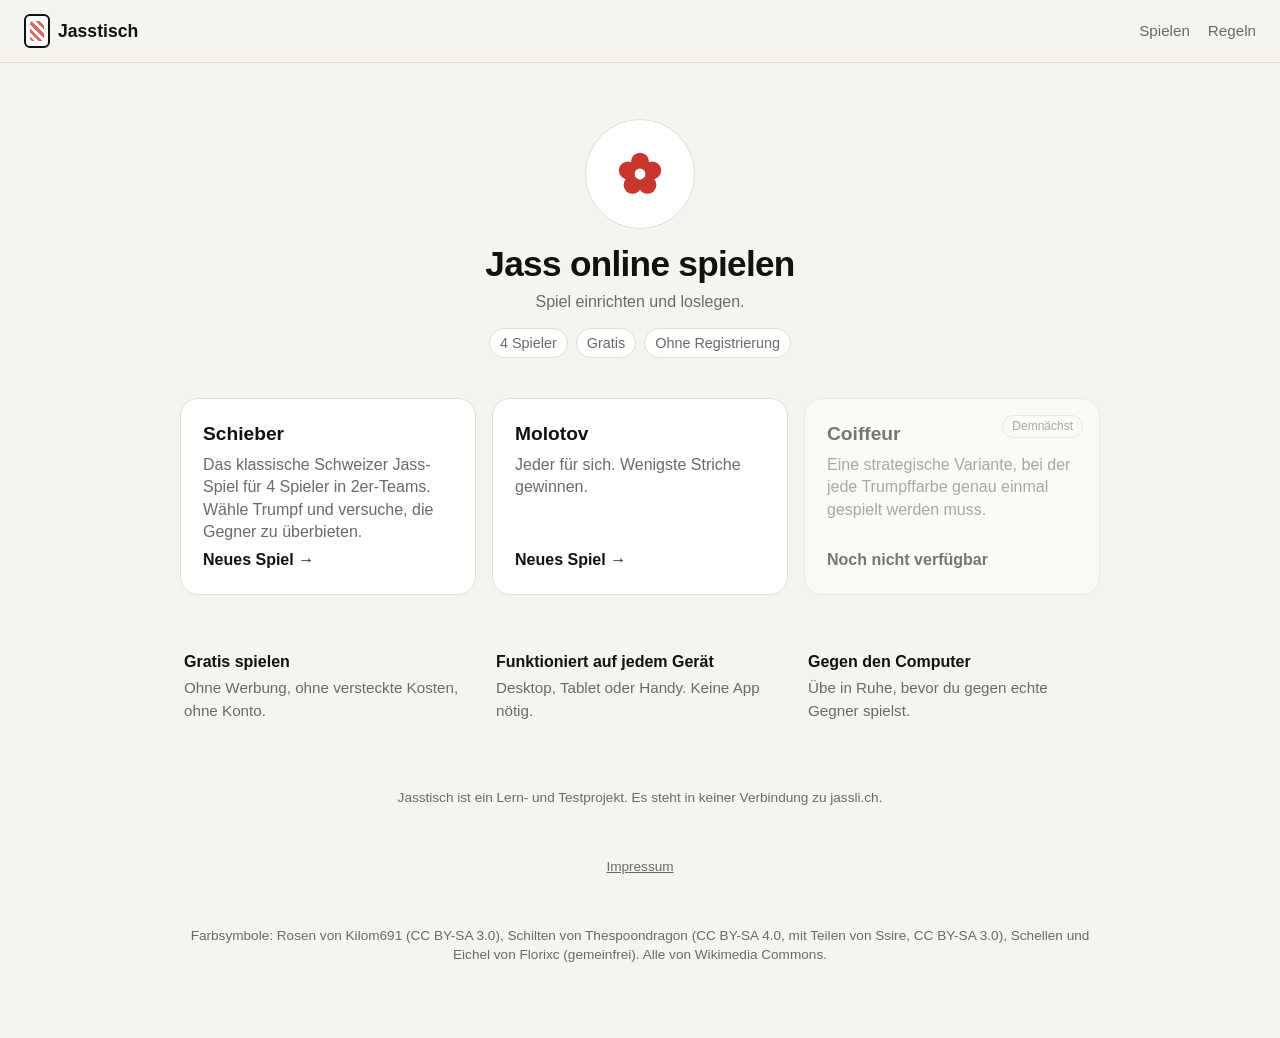
<file: index.html>
<!doctype html>
<html lang="de">
<head>
  <meta charset="utf-8">
  <meta name="viewport" content="width=device-width, initial-scale=1">
  <title>Jasstisch | Jass online spielen</title>
  <meta name="description" content="Jass online spielen: Schieber gegen den Computer, gratis, ohne Registrierung, direkt im Browser.">
  <link rel="icon" href="assets/icon.svg" type="image/svg+xml">
  <link rel="stylesheet" href="assets/style.css?v=5">
</head>
<body>
  <header class="topbar">
    <a class="brand" href="index.html"><span class="logo" aria-hidden="true"></span>Jasstisch</a>
    <nav>
      <a href="index.html">Spielen</a>
      <a href="rules.html">Regeln</a>
    </nav>
  </header>

  <main class="menu">
    <section class="hero">
      <div class="emblem" aria-hidden="true">
        <svg width="54" height="54" viewBox="0 0 24 24"><g fill="#c8372d"><circle cx="12" cy="6.5" r="4"/><circle cx="17.4" cy="10.4" r="4"/><circle cx="15.3" cy="16.8" r="4"/><circle cx="8.7" cy="16.8" r="4"/><circle cx="6.6" cy="10.4" r="4"/></g><circle cx="12" cy="12" r="2.4" fill="#fff"/></svg>
      </div>
      <h1>Jass online spielen</h1>
      <p class="sub">Spiel einrichten und loslegen.</p>
      <div class="chips"><span>4 Spieler</span><span>Gratis</span><span>Ohne Registrierung</span></div>
    </section>

    <section class="modes">
      <a class="mode-card" href="schieber.html">
        <h3>Schieber</h3>
        <p>Das klassische Schweizer Jass-Spiel für 4 Spieler in 2er-Teams. Wähle Trumpf und versuche, die Gegner zu überbieten.</p>
        <span class="go">Neues Spiel &rarr;</span>
      </a>
      <a class="mode-card" href="molotov.html">
        <h3>Molotov</h3>
        <p>Jeder für sich. Wenigste Striche gewinnen.</p>
        <span class="go">Neues Spiel &rarr;</span>
      </a>
      <div class="mode-card soon" aria-disabled="true">
        <span class="badge">Demnächst</span>
        <h3>Coiffeur</h3>
        <p>Eine strategische Variante, bei der jede Trumpffarbe genau einmal gespielt werden muss.</p>
        <span class="go">Noch nicht verfügbar</span>
      </div>
    </section>

    <section class="features">
      <div class="feature"><b>Gratis spielen</b><span>Ohne Werbung, ohne versteckte Kosten, ohne Konto.</span></div>
      <div class="feature"><b>Funktioniert auf jedem Gerät</b><span>Desktop, Tablet oder Handy. Keine App nötig.</span></div>
      <div class="feature"><b>Gegen den Computer</b><span>Übe in Ruhe, bevor du gegen echte Gegner spielst.</span></div>
    </section>

    <p class="footer">Jasstisch ist ein Lern- und Testprojekt. Es steht in keiner Verbindung zu jassli.ch.</p>
    <p class="footer"><a href="impressum.html">Impressum</a></p>
    <p class="footer">Farbsymbole: Rosen von Kilom691 (CC BY-SA 3.0), Schilten von Thespoondragon (CC BY-SA 4.0, mit Teilen von Ssire, CC BY-SA 3.0), Schellen und Eichel von Florixc (gemeinfrei). Alle von Wikimedia Commons.</p>
  </main>
</body>
</html>
</file>
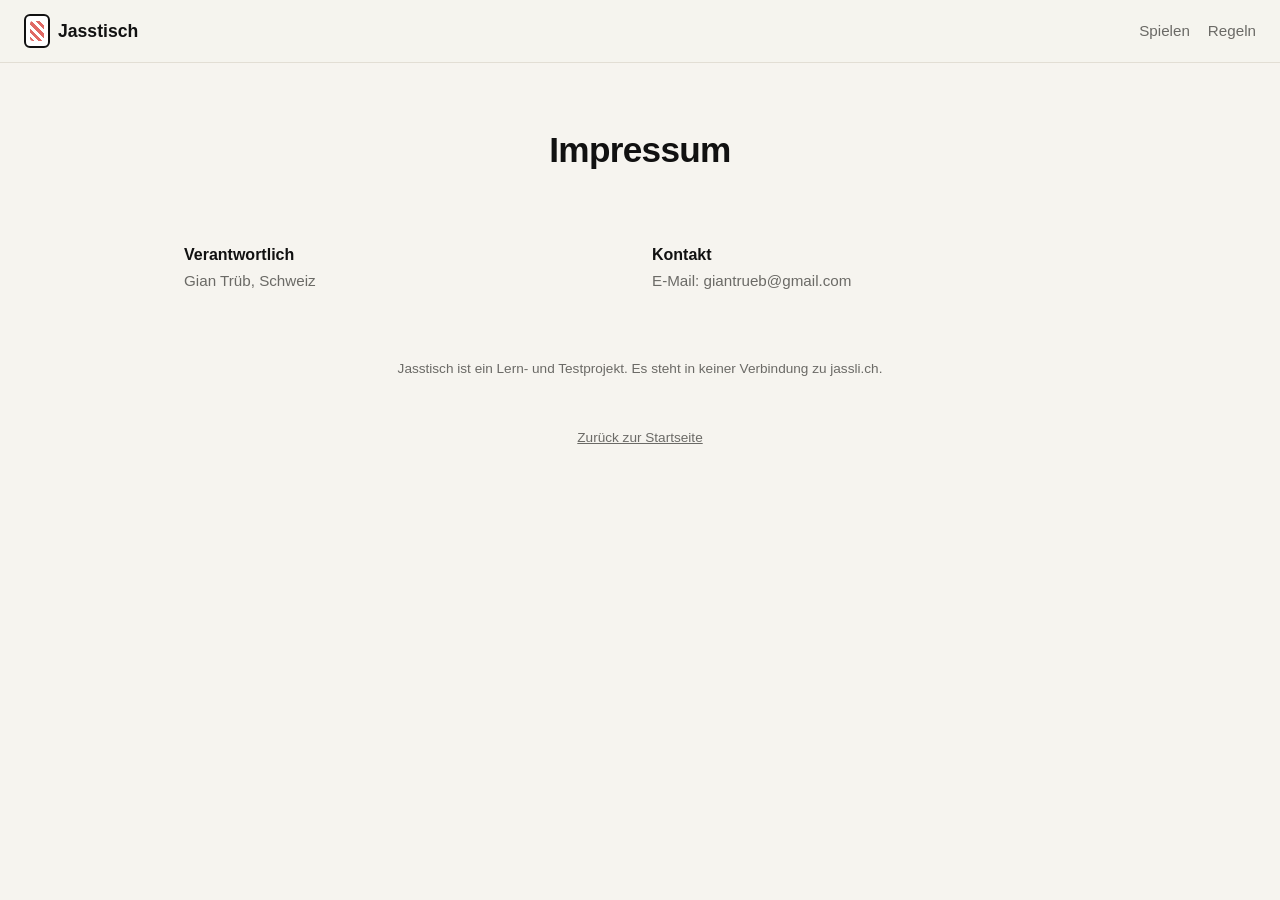
<file: impressum.html>
<!doctype html>
<html lang="de">
<head>
  <meta charset="utf-8">
  <meta name="viewport" content="width=device-width, initial-scale=1">
  <title>Impressum | Jasstisch</title>
  <meta name="description" content="Impressum von Jasstisch: Verantwortliche Person und Kontakt.">
  <link rel="icon" href="assets/icon.svg" type="image/svg+xml">
  <link rel="stylesheet" href="assets/style.css?v=5">
</head>
<body>
  <header class="topbar">
    <a class="brand" href="index.html"><span class="logo" aria-hidden="true"></span>Jasstisch</a>
    <nav>
      <a href="index.html">Spielen</a>
      <a href="rules.html">Regeln</a>
    </nav>
  </header>

  <main class="menu">
    <section class="hero">
      <h1>Impressum</h1>
    </section>

    <section class="features">
      <div class="feature"><b>Verantwortlich</b><span>Gian Trüb, Schweiz</span></div>
      <div class="feature"><b>Kontakt</b><span>E-Mail: giantrueb@gmail.com</span></div>
    </section>

    <p class="footer">Jasstisch ist ein Lern- und Testprojekt. Es steht in keiner Verbindung zu jassli.ch.</p>
    <p class="footer"><a href="index.html">Zurück zur Startseite</a></p>
  </main>
</body>
</html>
</file>
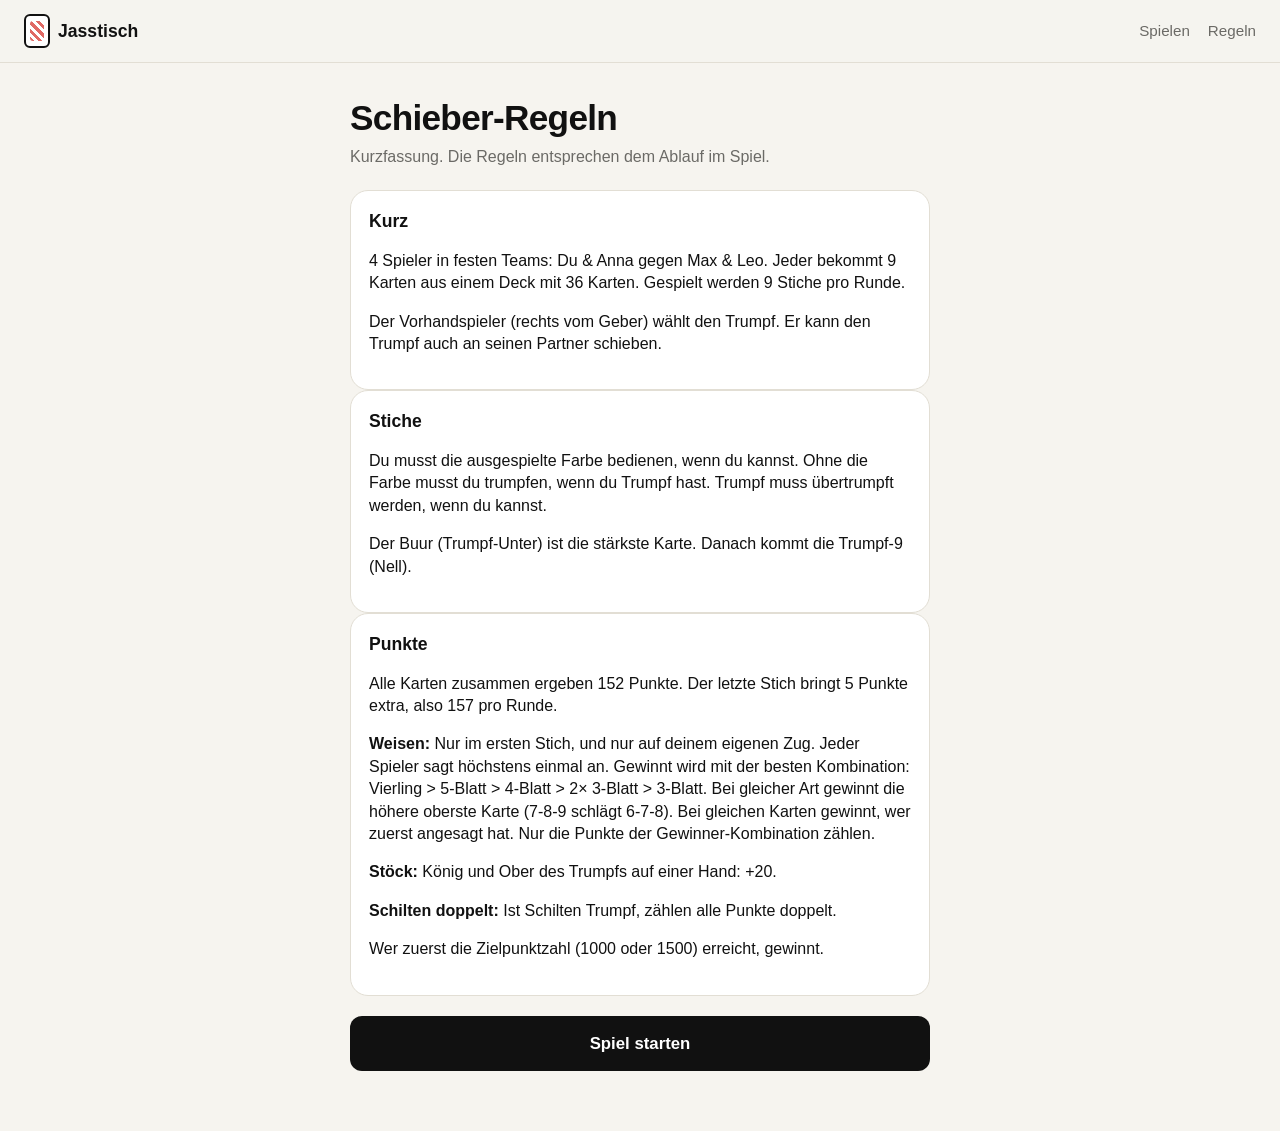
<file: rules.html>
<!doctype html>
<html lang="de">
<head>
  <meta charset="utf-8">
  <meta name="viewport" content="width=device-width, initial-scale=1">
  <title>Schieber-Regeln | Jasstisch</title>
  <link rel="icon" href="assets/icon.svg" type="image/svg+xml">
  <link rel="stylesheet" href="assets/style.css?v=4">
</head>
<body>
  <header class="topbar">
    <a class="brand" href="index.html"><span class="logo" aria-hidden="true"></span>Jasstisch</a>
    <nav><a href="index.html">Spielen</a><a href="rules.html">Regeln</a></nav>
  </header>
  <main class="setup">
    <h1>Schieber-Regeln</h1>
    <p class="lead">Kurzfassung. Die Regeln entsprechen dem Ablauf im Spiel.</p>
    <section class="panel">
      <h2>Kurz</h2>
      <p>4 Spieler in festen Teams: Du &amp; Anna gegen Max &amp; Leo. Jeder bekommt 9 Karten aus einem Deck mit 36 Karten. Gespielt werden 9 Stiche pro Runde.</p>
      <p>Der Vorhandspieler (rechts vom Geber) wählt den Trumpf. Er kann den Trumpf auch an seinen Partner schieben.</p>
    </section>
    <section class="panel">
      <h2>Stiche</h2>
      <p>Du musst die ausgespielte Farbe bedienen, wenn du kannst. Ohne die Farbe musst du trumpfen, wenn du Trumpf hast. Trumpf muss übertrumpft werden, wenn du kannst.</p>
      <p>Der Buur (Trumpf-Unter) ist die stärkste Karte. Danach kommt die Trumpf-9 (Nell).</p>
    </section>
    <section class="panel">
      <h2>Punkte</h2>
      <p>Alle Karten zusammen ergeben 152 Punkte. Der letzte Stich bringt 5 Punkte extra, also 157 pro Runde.</p>
      <p><b>Weisen:</b> Nur im ersten Stich, und nur auf deinem eigenen Zug. Jeder Spieler sagt höchstens einmal an. Gewinnt wird mit der besten Kombination: Vierling &gt; 5-Blatt &gt; 4-Blatt &gt; 2× 3-Blatt &gt; 3-Blatt. Bei gleicher Art gewinnt die höhere oberste Karte (7-8-9 schlägt 6-7-8). Bei gleichen Karten gewinnt, wer zuerst angesagt hat. Nur die Punkte der Gewinner-Kombination zählen.</p>
      <p><b>Stöck:</b> König und Ober des Trumpfs auf einer Hand: +20.</p>
      <p><b>Schilten doppelt:</b> Ist Schilten Trumpf, zählen alle Punkte doppelt.</p>
      <p>Wer zuerst die Zielpunktzahl (1000 oder 1500) erreicht, gewinnt.</p>
    </section>
    <a class="btn primary wide" href="schieber.html" style="display:block;text-align:center;text-decoration:none">Spiel starten</a>
  </main>
</body>
</html>
</file>
<file: assets/style.css>
/* Jasstisch: ruhiger, heller Stil mit grossem Tisch, runden Karten und dunklen Buttons. */

:root {
  --bg: #f6f4ef;
  --paper: #ffffff;
  --ink: #111111;
  --muted: #6b6a66;
  --line: #e2ded4;
  --felt: #2f6b45;
  --felt-edge: #1b4429;
  --blue: #2f6fdb;
  --red: #d8433d;
  --suit-R: #c8372d;
  --suit-S: #b7811a;
  --suit-L: #2c4a6e;
  --suit-E: #6b4a2b;
  --radius: 14px;
  --card-w: 78px;
  --card-h: 120px;
}

* { box-sizing: border-box; }

html, body { margin: 0; }

body {
  background: var(--bg);
  color: var(--ink);
  font-family: -apple-system, BlinkMacSystemFont, "Segoe UI", Inter, Roboto, Helvetica, Arial, sans-serif;
  line-height: 1.4;
  min-height: 100vh;
  -webkit-font-smoothing: antialiased;
}

a { color: inherit; }

h1 { font-size: 2.2rem; margin: 0.4rem 0 0.2rem; letter-spacing: -0.02em; }
h2 { font-size: 1.1rem; margin: 0 0 0.6rem; }

[hidden] { display: none !important; }

/* ---------- Kopfzeile ---------- */
.topbar {
  display: flex;
  align-items: center;
  justify-content: space-between;
  padding: 14px 24px;
  border-bottom: 1px solid var(--line);
  background: rgba(246, 244, 239, 0.9);
  position: sticky;
  top: 0;
  z-index: 5;
}
.brand { display: flex; align-items: center; gap: 8px; font-weight: 700; text-decoration: none; font-size: 1.1rem; }
.logo {
  width: 26px; height: 34px; border-radius: 6px;
  background: linear-gradient(160deg, #fff 0 45%, #fff 45%);
  border: 2px solid var(--ink);
  position: relative;
}
.logo::after {
  content: ""; position: absolute; inset: 5px 4px 5px 4px;
  background: repeating-linear-gradient(45deg, var(--red) 0 3px, transparent 3px 6px);
  border-radius: 3px; opacity: 0.8;
}
.topbar nav { display: flex; gap: 18px; }
.topbar nav a { text-decoration: none; color: var(--muted); font-size: 0.95rem; }
.topbar nav a:hover { color: var(--ink); }

/* ---------- Buttons ---------- */
.btn {
  appearance: none;
  border: 0;
  border-radius: 12px;
  padding: 12px 18px;
  font: inherit;
  font-weight: 600;
  cursor: pointer;
  background: var(--ink);
  color: #fff;
  transition: transform 0.08s ease, opacity 0.2s ease;
}
.btn:hover { opacity: 0.88; }
.btn:active { transform: scale(0.98); }
.btn.ghost { background: transparent; color: var(--ink); border: 1px solid var(--line); }
.btn.small { padding: 8px 12px; font-size: 0.9rem; }
.btn.wide { width: 100%; padding: 16px; font-size: 1.05rem; margin-top: 20px; }
.btn:disabled { opacity: 0.35; cursor: default; }

/* ---------- Menü ---------- */
.menu { max-width: 960px; margin: 0 auto; padding: 36px 20px 60px; }
.hero { text-align: center; padding: 20px 0 10px; }
.hero .emblem { width: 110px; height: 110px; margin: 0 auto 10px; border-radius: 50%; background: var(--paper); border: 1px solid var(--line); display: grid; place-items: center; }
.hero p.sub { color: var(--muted); margin: 0; }
.chips { display: flex; justify-content: center; gap: 8px; flex-wrap: wrap; margin-top: 14px; font-size: 0.9rem; color: var(--muted); }
.chips span { background: var(--paper); border: 1px solid var(--line); border-radius: 999px; padding: 4px 10px; }

.modes { display: grid; grid-template-columns: repeat(auto-fit, minmax(260px, 1fr)); gap: 16px; margin-top: 30px; }
.mode-card {
  background: var(--paper); border: 1px solid var(--line); border-radius: 18px; padding: 22px;
  text-decoration: none; display: flex; flex-direction: column; gap: 6px; min-height: 180px; position: relative;
}
.mode-card:hover { border-color: #cfc9ba; }
.mode-card h3 { margin: 0; font-size: 1.2rem; }
.mode-card p { margin: 0; color: var(--muted); }
.mode-card .go { margin-top: auto; font-weight: 600; }
.mode-card.soon { opacity: 0.55; pointer-events: none; }
.badge { position: absolute; top: 16px; right: 16px; font-size: 0.75rem; border: 1px solid var(--line); border-radius: 999px; padding: 2px 9px; color: var(--muted); }

.features { display: grid; grid-template-columns: repeat(auto-fit, minmax(220px, 1fr)); gap: 16px; margin-top: 40px; }
.feature { padding: 16px 4px; }
.feature b { display: block; margin-bottom: 4px; }
.feature span { color: var(--muted); font-size: 0.95rem; }

.footer { text-align: center; color: var(--muted); font-size: 0.85rem; margin-top: 50px; }

/* ---------- Einstellungen ---------- */
.setup { max-width: 620px; margin: 0 auto; padding: 24px 20px 60px; }
.back { text-decoration: none; color: var(--muted); font-size: 0.95rem; }
.lead { color: var(--muted); margin: 0 0 22px; }
.mode-grid { display: grid; grid-template-columns: 1fr 1fr; gap: 12px; margin-bottom: 18px; }
.mode {
  appearance: none; text-align: left; background: var(--paper); border: 1.5px solid var(--line);
  border-radius: 16px; padding: 16px; font: inherit; cursor: pointer; display: flex; flex-direction: column; gap: 4px;
}
.mode.on { border-color: var(--ink); }
.mode strong { font-size: 1rem; }
.mode span { color: var(--muted); font-size: 0.9rem; }
.mode:disabled { opacity: 0.5; cursor: default; }
.panel { background: var(--paper); border: 1px solid var(--line); border-radius: 18px; padding: 18px; }
.field { display: flex; justify-content: space-between; align-items: center; margin-bottom: 12px; }
.label { font-weight: 600; }
.seg { display: inline-flex; background: var(--bg); border-radius: 10px; padding: 3px; }
.seg input { position: absolute; opacity: 0; pointer-events: none; }
.seg label span { display: inline-block; padding: 7px 14px; border-radius: 8px; cursor: pointer; color: var(--muted); }
.seg input:checked + span { background: var(--ink); color: #fff; }
.switch { display: flex; align-items: center; gap: 12px; padding: 12px 0; border-top: 1px solid var(--line); cursor: pointer; }
.switch:first-of-type { border-top: 0; }
.switch input { position: absolute; opacity: 0; pointer-events: none; }
.switch > span {
  flex: 0 0 42px; height: 24px; border-radius: 999px; background: #d9d4c7; position: relative; transition: background 0.2s;
}
.switch > span::after {
  content: ""; position: absolute; left: 3px; top: 3px; width: 18px; height: 18px; border-radius: 50%; background: #fff; transition: transform 0.2s;
  box-shadow: 0 1px 2px rgba(0,0,0,0.2);
}
.switch input:checked + span { background: var(--ink); }
.switch input:checked + span::after { transform: translateX(18px); }
.switch small { display: block; color: var(--muted); font-size: 0.85rem; }
.muted { color: var(--muted); }
.small { font-size: 0.85rem; }
.setup .muted { text-align: center; margin-top: 14px; }

/* ---------- Tisch ---------- */
.table-view { padding: 10px 14px 20px; max-width: 1180px; margin: 0 auto; }
.table-layout { display: grid; grid-template-columns: minmax(0, 1fr) 280px; gap: 18px; align-items: start; }

.board {
  display: grid;
  grid-template-columns: 1fr minmax(0, 470px) 1fr;
  grid-template-rows: auto auto auto auto;
  justify-items: center;
  align-items: center;
  gap: 10px;
}
#seat-2 { grid-column: 2; grid-row: 1; }
#seat-3 { grid-column: 1; grid-row: 2; }
#seat-1 { grid-column: 3; grid-row: 2; }
.felt    { grid-column: 2; grid-row: 2; }
#seat-0 { grid-column: 2; grid-row: 3; }
.hand    { grid-column: 1 / -1; grid-row: 4; }

/* Sitze */
.seat { display: flex; flex-direction: column; align-items: center; gap: 6px; min-height: 60px; }
.chip {
  display: inline-flex; align-items: center; gap: 8px; background: var(--paper); border: 1px solid var(--line);
  border-radius: 12px; padding: 6px 12px; font-size: 0.95rem; white-space: nowrap; transition: box-shadow 0.2s, border-color 0.2s;
}
.chip small { color: var(--muted); }
.seat.active .chip { border-color: var(--ink); box-shadow: 0 0 0 3px rgba(17,17,17,0.08); }
.dot { width: 10px; height: 10px; border-radius: 50%; display: inline-block; }
.team0 .dot { background: var(--blue); }
.team1 .dot { background: var(--red); }

.backs { display: flex; height: 52px; }
.mini-back {
  width: 26px; height: 40px; margin-left: -12px; border-radius: 5px; border: 1px solid #fff;
  background: repeating-linear-gradient(45deg, #24406f 0 4px, #2f5793 4px 8px);
  box-shadow: 0 1px 2px rgba(0,0,0,0.15);
}
.mini-back:first-child { margin-left: 0; }
#seat-1 .backs, #seat-3 .backs { flex-direction: column; height: auto; margin-top: 4px; }
#seat-1 .mini-back, #seat-3 .mini-back { margin: -16px 0 0 0; width: 40px; height: 22px; }
#seat-1 .mini-back:first-child, #seat-3 .mini-back:first-child { margin-top: 0; }

/* Filz */
.felt {
  position: relative;
  width: 100%;
  aspect-ratio: 1 / 1;
  max-width: 400px;
  min-height: 300px;
  background: radial-gradient(circle at 50% 40%, #3c7d55 0%, var(--felt) 70%);
  border: 6px solid #6b4a2b;
  border-radius: 28px;
  box-shadow: inset 0 0 50px rgba(0,0,0,0.25), 0 6px 18px rgba(0,0,0,0.12);
  overflow: hidden;
}
.felt-top {
  position: absolute; top: 12px; left: 12px; right: 12px; display: flex; justify-content: space-between; align-items: center; gap: 8px;
  z-index: 2;
}
.trumpbadge {
  display: inline-flex; align-items: center; gap: 6px; background: var(--paper); border: 1px solid var(--line);
  border-radius: 999px; padding: 4px 10px; font-size: 0.85rem; font-weight: 600;
}
.trumpbadge img.suit-img { width: 16px; height: 16px; }
.target { color: var(--muted); font-size: 0.85rem; background: var(--paper); border-radius: 999px; padding: 4px 10px; border: 1px solid var(--line); }

.felt-center {
  position: absolute; inset: 30% 14%;
  display: flex; flex-direction: column; align-items: center; justify-content: center; gap: 10px;
  z-index: 3; pointer-events: none;
}
.felt-center > * { pointer-events: auto; }
.felt-msg { font-weight: 600; color: #f3f7f1; text-align: center; font-size: 0.98rem; text-shadow: 0 1px 2px rgba(0,0,0,0.3); }
.weis-slot { position: absolute; left: 10px; bottom: 10px; z-index: 3; pointer-events: none; max-width: 150px; }
.weis { background: var(--paper); border: 1px solid var(--line); border-radius: 12px; padding: 6px 8px; font-size: 0.75rem; display: flex; flex-direction: column; gap: 2px; text-align: left; box-shadow: 0 6px 18px rgba(0,0,0,0.06); }
.weis span.lost { text-decoration: line-through; color: var(--muted); }
.weis span.won { color: var(--ink); font-weight: 600; }

.trick { position: absolute; inset: 0; pointer-events: none; z-index: 1; }
.play { position: absolute; }
.play-bottom { left: 50%; bottom: 7%; transform: translateX(-50%); }
.play-top    { left: 50%; top: 7%; transform: translateX(-50%); }
.play-left   { left: 7%; top: 50%; transform: translateY(-50%); }
.play-right  { right: 7%; top: 50%; transform: translateY(-50%); }
.play.fresh { animation: drop 0.28s ease-out; }
@keyframes drop { from { opacity: 0; scale: 0.7; } to { opacity: 1; scale: 1; } }

.picker { display: flex; flex-wrap: wrap; gap: 8px; justify-content: center; max-width: 290px; }
.suit-btn {
  appearance: none; border: 1px solid var(--line); background: var(--paper); border-radius: 12px; padding: 8px 10px;
  font: inherit; font-size: 0.85rem; cursor: pointer; display: inline-flex; align-items: center; gap: 6px; min-width: 118px; justify-content: center;
}
.suit-btn img.suit-img { width: 22px; height: 22px; }
.suit-btn:hover { border-color: var(--ink); }
.schieben { appearance: none; border: 0; background: var(--ink); color: #fff; border-radius: 12px; padding: 8px 14px; font: inherit; font-weight: 600; cursor: pointer; }

/* Karten */
.card {
  position: relative;
  width: var(--card-w); height: var(--card-h);
  border-radius: 10px;
  background: var(--paper);
  border: 1px solid #d8d3c6;
  box-shadow: 0 2px 6px rgba(0,0,0,0.12);
  padding: 0; font: inherit; color: var(--ink);
  cursor: default;
  flex: 0 0 auto;
  transition: transform 0.15s ease, box-shadow 0.15s ease;
}
.card .center { position: absolute; inset: 0; display: flex; flex-direction: column; align-items: center; justify-content: center; gap: 4px; }
.card .center b { font-size: 2rem; line-height: 1; font-weight: 700; }
.card .center img.suit-img { width: 30px; height: 30px; }
.card .corner { position: absolute; display: flex; flex-direction: column; align-items: center; gap: 1px; font-size: 0.8rem; font-weight: 700; line-height: 1; }
.card .corner img.suit-img { width: 13px; height: 13px; }
.card .corner.tl { top: 6px; left: 6px; }
.card .corner.br { bottom: 6px; right: 6px; transform: rotate(180deg); }
.card.suit-R { color: var(--suit-R); }
.card.suit-S { color: var(--suit-S); }
.card.suit-L { color: var(--suit-L); }
.card.suit-E { color: var(--suit-E); }
.card.small { --card-w: 58px; --card-h: 89px; }
.card.small .center b { font-size: 1.3rem; }
.card.small .center img.suit-img { width: 20px; height: 20px; }
/* Karten auf dem Tisch: groß genug, um die Farbe und den Rang sofort zu sehen */
.trick .card.small { --card-w: 86px; --card-h: 128px; }
.trick .card.small .center b { font-size: 1.8rem; }
.trick .card.small .center img.suit-img { width: 28px; height: 28px; }
.trick .card.small .corner { font-size: 0.95rem; }
.trick .card.small .corner img.suit-img { width: 15px; height: 15px; }
.card.back {
  background: repeating-linear-gradient(45deg, #24406f 0 6px, #2f5793 6px 12px);
  border: 3px solid #fffdf7;
  box-shadow: 0 2px 6px rgba(0,0,0,0.18);
}
.card.dim { opacity: 1; filter: none; }
.hand .card:not(:disabled) { transform: translateY(-8px); box-shadow: 0 6px 14px rgba(0,0,0,0.2); }
button.card:not(:disabled) { cursor: pointer; }
button.card:not(:disabled):hover { transform: translateY(-10px); box-shadow: 0 10px 18px rgba(0,0,0,0.16); }
button.card:disabled { cursor: default; }

/* Hand */
.hand .card.dealt { animation: dealIn 0.45s ease-out both; animation-delay: calc(var(--i, 0) * 70ms); }
@keyframes dealIn { from { opacity: 0; transform: translateY(-26px) scale(0.9); } to { opacity: 1; transform: none; } }
.hand {
  display: flex; justify-content: center; align-items: flex-end;
  min-height: 120px; padding: 8px 0 0; width: 100%;
}
.hand .card + .card { margin-left: -34px; }
.hand .card:disabled:not(.dim) { cursor: default; }

/* Seite */
.side { display: flex; flex-direction: column; gap: 14px; }
/* Punktestand: schlanke Zeile in der Jasstafel, ohne eigene Box */
.jasstafel { background: var(--paper); border: 1px solid var(--line); border-radius: 16px; padding: 12px; display: flex; flex-direction: column; gap: 10px; }
.score { display: grid; grid-template-columns: repeat(auto-fit, minmax(96px, 1fr)); gap: 8px 14px; padding: 0 2px; }
.team-score .row { display: flex; align-items: center; gap: 6px; font-size: 0.85rem; color: var(--muted); }
.team-score .name { flex: 1; min-width: 0; overflow: hidden; text-overflow: ellipsis; white-space: nowrap; }
.team-score b { font-size: 1rem; color: var(--ink); font-variant-numeric: tabular-nums; }
.team-score .dot { width: 7px; height: 7px; }
.team-score .bar { height: 3px; background: #efece4; border-radius: 999px; margin-top: 4px; overflow: hidden; }
.team-score .bar i { display: block; height: 100%; border-radius: 999px; }
.team0 .bar i { background: var(--blue); }
.team1 .bar i { background: var(--red); }
.tabs { display: flex; gap: 6px; background: #ebe8df; border-radius: 12px; padding: 4px; }
.tabs button { flex: 1; appearance: none; border: 0; background: transparent; padding: 8px; border-radius: 9px; font: inherit; font-size: 0.9rem; cursor: pointer; color: var(--muted); }
.tabs button.on { background: var(--paper); color: var(--ink); font-weight: 600; box-shadow: 0 1px 2px rgba(0,0,0,0.06); }

.chalk { background: #1f2a24; color: #f2f2ea; border-radius: 14px; padding: 12px; min-height: 180px; box-shadow: inset 0 0 0 6px #3a2f24; }
.chalk-row { display: grid; grid-template-columns: repeat(auto-fit, minmax(84px, 1fr)); gap: 10px; }
.chalk-col { display: flex; flex-direction: column; gap: 8px; align-items: center; }
.chalk-name { font-size: 0.8rem; opacity: 0.8; text-align: center; }
.chalk-marks { display: flex; flex-wrap: wrap; gap: 6px; justify-content: center; min-height: 60px; align-content: flex-start; }
.chalk-num { font-size: 1.6rem; font-weight: 600; font-variant-numeric: tabular-nums; }
.chalk svg.group { width: 44px; height: 22px; }
.chalk svg.group line { stroke: #f2f2ea; stroke-width: 1.8; stroke-linecap: round; opacity: 0.9; }

.history { background: var(--paper); border: 1px solid var(--line); border-radius: 16px; padding: 10px; font-size: 0.88rem; overflow-x: auto; }
.history table { width: 100%; border-collapse: collapse; }
.history th, .history td { padding: 6px 4px; border-bottom: 1px solid var(--line); text-align: right; white-space: nowrap; }
.history th:first-child, .history td:first-child { text-align: left; }
.history td img.suit-img { width: 16px; height: 16px; vertical-align: middle; }

/* Tastatur-Fokus sichtbar machen */
:focus-visible { outline: 2px solid var(--blue); outline-offset: 2px; }
.card:focus-visible { outline-offset: 3px; }
.switch input:focus-visible + span,
.seg input:focus-visible + span { outline: 2px solid var(--blue); outline-offset: 2px; }

/* Modal */
.modal {
  position: fixed; inset: 0; background: rgba(20, 20, 18, 0.28); display: grid; place-items: center; padding: 16px; z-index: 20;
  overscroll-behavior: contain;
}
.sheet {
  background: var(--paper); border-radius: 22px; padding: 22px; width: min(400px, 100%);
  box-shadow: 0 20px 50px rgba(0,0,0,0.2); display: flex; flex-direction: column; gap: 12px; text-align: center;
  /* Auf dem Handy: das Fenster passt in den Bildschirm, der Inhalt scrollt im Fenster selbst. */
  max-height: calc(100vh - 32px); max-height: calc(100dvh - 32px);
  overflow-y: auto; overscroll-behavior: contain; -webkit-overflow-scrolling: touch;
}
.sheet h2 { font-size: 1.4rem; margin: 0; }
.sheet .pill { align-self: center; background: var(--bg); border-radius: 999px; padding: 4px 12px; font-size: 0.9rem; color: var(--muted); }
.table-score { display: flex; flex-direction: column; text-align: left; }
.table-score .row { display: grid; grid-template-columns: 1.4fr 1fr 1fr; gap: 6px; padding: 8px 4px; border-bottom: 1px solid var(--line); font-variant-numeric: tabular-nums; }
.table-score .row span:not(:first-child) { text-align: right; }
.table-score .row.head { color: var(--muted); font-size: 0.85rem; }
.table-score .row.sum { font-weight: 700; }
.sheet .btn { width: 100%; }

/* ---------- Schmale Bildschirme ---------- */
@media (max-width: 960px) {
  .table-layout { grid-template-columns: 1fr; }
  .side { display: flex; flex-direction: column; }
}

/* Handy (bis 680 px): der Tisch füllt die Breite, Jasstafel darunter, wenig Leerraum */
@media (max-width: 680px) {
  :root { --card-w: 60px; --card-h: 93px; }
  .topbar { padding: 8px 10px; }
  .topbar nav { display: none; }
  .toasts { top: 58px; }   /* Meldungen über der Kopfzeile, nicht über den Sitzen */
  .topleft { gap: 8px; }
  .brand { font-size: 0; gap: 0; }   /* auf dem Handy nur das Logo, der Name ist im Tab */
  .seg label span { white-space: nowrap; padding: 6px 9px; font-size: 0.9rem; }
  .tempo { margin-right: 0; }
  .tempo button { font-size: 0.72rem; padding: 4px 8px; }
  .table-view { padding: 4px 6px 12px; }
  .board { grid-template-columns: 1fr 1fr; gap: 6px; }
  #seat-2 { grid-column: 1 / -1; grid-row: 1; }
  #seat-3 { grid-column: 1; grid-row: 2; }
  #seat-1 { grid-column: 2; grid-row: 2; }
  .felt { grid-column: 1 / -1; grid-row: 3; }
  #seat-0 { grid-column: 1 / -1; grid-row: 4; }
  .hand { grid-column: 1 / -1; grid-row: 5; min-height: 100px; }
  .felt { aspect-ratio: 1 / 1; height: auto; min-height: 0; max-width: none; width: 100%; border-width: 5px; border-radius: 22px; }
  .felt-top { top: 8px; left: 8px; right: 8px; }
  .trumpbadge, .target { font-size: 0.75rem; padding: 3px 8px; }
  .felt-msg { font-size: 0.85rem; }
  .weis-slot { max-width: 120px; left: 6px; bottom: 6px; }
  .trick .card.small { --card-w: 72px; --card-h: 108px; }
  .trick .card.small .center b { font-size: 1.45rem; }
  .seat { min-height: 0; gap: 3px; }
  .chip { padding: 3px 8px; font-size: 0.82rem; border-radius: 10px; }
  .chip small { font-size: 0.72rem; }
  #seat-1 .backs, #seat-3 .backs { display: none; }
  .hand .card + .card { margin-left: -30px; }
  .hand.many .card + .card { margin-left: -40px; }
  .side { grid-template-columns: 1fr; gap: 8px; }
  .jasstafel { padding: 10px; border-radius: 14px; gap: 8px; }
  .chalk { min-height: 140px; padding: 10px; }
  .setup, .menu { padding-left: 14px; padding-right: 14px; padding-top: 14px; }
  .setup .lead { margin-bottom: 14px; font-size: 0.92rem; }
  .mode-grid { grid-template-columns: 1fr 1fr; gap: 8px; margin-bottom: 12px; }
  .mode { padding: 12px; border-radius: 14px; }
  .mode span { font-size: 0.78rem; }
  .panel { padding: 14px; border-radius: 16px; }
  .field { margin-bottom: 10px; }
  .switch { padding: 9px 0; }
  .btn.wide { margin-top: 12px; padding: 13px; font-size: 1rem; }
  .card.small { --card-w: 50px; --card-h: 77px; }
}

/* Molotov: jeder Spieler hat eine eigene Farbe */
.p0 .dot { background: var(--blue); }
.p1 .dot { background: var(--red); }
.p2 .dot { background: #2f9e5b; }
.p3 .dot { background: #c98a12; }
.p0 .bar i { background: var(--blue); }
.p1 .bar i { background: var(--red); }
.p2 .bar i { background: #2f9e5b; }
.p3 .bar i { background: #c98a12; }
.chalk-row { grid-template-columns: repeat(auto-fit, minmax(84px, 1fr)); }
.chalk svg.group.single { width: 12px; height: 22px; }
.chalk svg.group.single line { stroke-width: 1.8; }
.table-score.four .row { grid-template-columns: 1.5fr repeat(4, 1fr); font-size: 0.9rem; }
.table-score.four .row span { min-width: 0; }
.table-score.four .row.head span { font-size: 0.8rem; }
.weis span { display: block; }

/* Hofkarten mit eigenen Bildern */
/* Kartenbild füllt die Karte */
.card img.face { width: 100%; height: 100%; display: block; border-radius: 10px; }
.card .center.court { inset: 16px 12px; display: block; }
.card .center.court img { width: 100%; height: 100%; object-fit: contain; display: block; }
.card.back .back-img { position: absolute; inset: 0; width: 100%; height: 100%; border-radius: 9px; }

/* Eigene Weis-Karten leicht hervorheben */
.card.weis-card:not(.dim) { box-shadow: 0 0 0 2px #f5c542, 0 4px 10px rgba(0,0,0,0.18); }

/* Tempo-Schalter oben */
.tempo { display: inline-flex; background: var(--paper); border: 1px solid var(--line); border-radius: 999px; padding: 3px; gap: 2px; margin-left: auto; margin-right: 18px; }
.tempo button { appearance: none; border: 0; background: transparent; font: inherit; font-size: 0.8rem; padding: 5px 10px; border-radius: 999px; cursor: pointer; color: var(--muted); }
.tempo button.on { background: var(--ink); color: #fff; }

/* Meldungen (oben eingeblendet) */
.toasts { position: fixed; top: 70px; left: 50%; transform: translateX(-50%); z-index: 30; display: flex; flex-direction: column; gap: 8px; align-items: center; pointer-events: none; width: min(92vw, 420px); }
.toast { background: #111; color: #fff; border-radius: 12px; padding: 9px 16px; font-size: 0.92rem; font-weight: 600; box-shadow: 0 8px 20px rgba(0,0,0,0.25); transition: opacity 0.4s ease, transform 0.4s ease; animation: toastIn 0.25s ease-out; }
.toast.toast-weis { background: #7a5a12; }
.toast.toast-tisch { background: #2f6b45; }
.toast.toast-stoeck { background: #6b2f2f; }
.toast.toast-trump { background: #2c4a6e; }
.toast.out { opacity: 0; transform: translateY(-6px); }
@keyframes toastIn { from { opacity: 0; transform: translateY(-8px); } to { opacity: 1; transform: none; } }

/* Karten, die zum Gewinner fliegen */
.play.flying { transition: transform 0.6s ease-in, opacity 0.6s ease-in; z-index: 4; }

/* Viele Karten in der Hand (12 bei 3 Spielern) */
.hand.many .card + .card { margin-left: -46px; }
@media (max-width: 680px) { .hand.many .card + .card { margin-left: -40px; } }

/* Weisen: Karten des Gewinners und Jasstafel mit Plus/Minus */
.weis .weis-cards { display: flex; flex-wrap: wrap; margin-top: 4px; }
.weis img.mini-face { width: 34px; height: auto; border-radius: 4px; margin: 1px 2px 0 0; box-shadow: 0 1px 3px rgba(0,0,0,0.2); }
.scribe { display: flex; flex-direction: column; align-items: center; width: 56px; font-size: 0.9rem; font-weight: 700; }
.scribe .plus { color: #bff0cc; min-height: 1.1em; }
.scribe .minus { color: #f7b5b5; min-height: 1.1em; }
.scribe .sline { display: block; width: 100%; height: 2px; background: #f2f2ea; margin: 3px 0; opacity: 0.9; }

/* Molotow-Jasstafel: Plus oben, Strich, Minus unten, Zahl ganz unten */
.chalk-col .chalk-plus, .chalk-col .chalk-minus { display: flex; flex-wrap: wrap; justify-content: center; gap: 2px; min-height: 30px; width: 100%; }
.chalk-col .chalk-line { width: 80%; height: 2px; background: #f2f2ea; margin: 4px 0; opacity: 0.9; }
.chalk-col .chalk-num { margin-top: 6px; }

/* Gewinner-Weis beim Spieler mit Weis (nach dem ersten Stich) */
.seat-weis { margin-top: 6px; background: #fffdf7; border: 1px solid var(--line); border-radius: 12px; padding: 6px 8px; box-shadow: 0 6px 18px rgba(0,0,0,0.14); text-align: center; font-size: 0.8rem; max-width: 220px; position: relative; z-index: 6; }
.seat-weis .sw-title { font-weight: 700; margin-bottom: 4px; }
.seat-weis .weis-cards { display: flex; flex-wrap: wrap; justify-content: center; }
.seat-weis img.mini-face { width: 34px; height: auto; border-radius: 4px; margin: 1px; box-shadow: 0 1px 3px rgba(0,0,0,0.2); }
.seat-weis .btn { margin-top: 6px; }

/* Weis des Gewinners in der Rundenübersicht (zwischen den Runden) */
.modal-weis { margin-top: 8px; padding: 8px; border-radius: 12px; background: #f5f3ee; display: flex; flex-direction: column; align-items: center; gap: 4px; }
.modal-weis .weis-cards { display: flex; flex-wrap: wrap; justify-content: center; }
.modal-weis img.mini-face { width: 40px; height: auto; border-radius: 5px; margin: 2px; box-shadow: 0 1px 3px rgba(0,0,0,0.2); }

/* Oben links: Neu-Knopf neben dem Logo */
.topleft { display: flex; align-items: center; gap: 12px; }
.reset-btn { appearance: none; border: 1px solid var(--line); background: var(--paper); color: var(--ink); border-radius: 999px; padding: 5px 12px; font: inherit; font-size: 0.85rem; font-weight: 600; cursor: pointer; }
.reset-btn:hover { border-color: var(--ink); }

/* Online-Lobby */
.online-panel .field { display: flex; align-items: center; justify-content: space-between; gap: 10px; margin-bottom: 10px; }
.online-panel .text { flex: 1; min-width: 0; border: 1px solid var(--line); border-radius: 10px; padding: 9px 12px; font: inherit; background: var(--paper); }
.online-panel .select { border: 1px solid var(--line); border-radius: 8px; padding: 4px 8px; font: inherit; background: var(--paper); }
.online-panel .select.small { font-size: 0.8rem; padding: 2px 6px; margin-left: 6px; }
.online-panel .join-row { display: flex; gap: 8px; margin: 12px 0; }
.online-panel .join-row .btn { white-space: nowrap; }
.online-panel .lobby-code { font-size: 1.1rem; margin: 6px 0 10px; }
.online-panel .lobby-code b { letter-spacing: 0.08em; font-size: 1.2rem; }
.online-panel .seat-list { list-style: none; padding: 0; margin: 0 0 12px; }
.online-panel .seat-list li { padding: 8px 0; border-top: 1px solid var(--line); display: flex; align-items: center; gap: 4px; }
.online-panel .seat-list .dot { width: 9px; height: 9px; border-radius: 50%; background: #c9c4b6; margin-right: 6px; }
.online-panel .seat-list .dot.ok { background: #2f9e5b; }

/* ---------- Avatare, Namen auf dem Filz, Handy-Tisch (Runde 2) ---------- */
.av { position: relative; display: inline-block; width: 36px; height: 36px; flex: 0 0 36px; border-radius: 50%; overflow: hidden; box-shadow: 0 1px 3px rgba(0,0,0,0.15); }
.av svg { display: block; width: 100%; height: 100%; }
.av .badge { position: absolute; right: -3px; bottom: -3px; min-width: 19px; height: 19px; padding: 0 5px; border-radius: 999px; background: var(--ink); color: #fff; font-size: 0.7rem; font-weight: 700; display: grid; place-items: center; border: 2px solid #fff; }
.av.ai::after { content: "KI"; position: absolute; left: 0; top: 0; background: #fff; color: var(--ink); font-size: 0.5rem; font-weight: 800; padding: 1px 3px; border-radius: 0 0 6px 0; border-right: 1px solid var(--line); border-bottom: 1px solid var(--line); }
.felt-names { display: none; }
.hand-row { display: flex; justify-content: center; align-items: flex-end; }

@media (max-width: 680px) {
  /* Tisch: links | Filz | rechts. Oben der Gegenüber-Sitz, unten ich. */
  .board { grid-template-columns: 56px minmax(0, 1fr) 56px; gap: 4px 6px; }
  #seat-2 { grid-column: 1 / -1; grid-row: 1; }
  #seat-3 { grid-column: 1; grid-row: 2; }
  #seat-1 { grid-column: 3; grid-row: 2; }
  .felt { grid-column: 2; grid-row: 2; width: 100%; max-width: none; aspect-ratio: 4 / 5; height: auto; min-height: 0; border-width: 5px; border-radius: 20px; }
  #seat-0 { grid-column: 1 / -1; grid-row: 3; }
  .hand { grid-column: 1 / -1; grid-row: 4; min-height: 0; }

  /* Sitze: nur Avatar. An den Seiten steht der Name darunter, oben und unten auf dem Filz */
  .seat .chip { background: none; border: 0; box-shadow: none; padding: 0; flex-direction: column; gap: 2px; }
  .seat .chip .dot, .seat .chip small { display: none; }
  .seat .chip .name { font-size: 0.66rem; color: var(--muted); max-width: 58px; overflow: hidden; text-overflow: ellipsis; white-space: nowrap; text-align: center; }
  .seat .av { width: 52px; height: 52px; flex-basis: 52px; }
  .seat.active .av { box-shadow: 0 0 0 3px #f5c542; }
  #seat-2 .chip .name, #seat-0 .chip { display: none; }
  .backs { display: none; }
  .seat { min-height: 0; gap: 2px; }

  /* Namen auf dem Filz */
  .felt-names { display: block; position: absolute; inset: 0; pointer-events: none; z-index: 1; }
  .fn { position: absolute; font-size: 0.72rem; font-weight: 600; color: rgba(243,247,241,0.9); text-shadow: 0 1px 2px rgba(0,0,0,0.35); white-space: nowrap; overflow: hidden; text-overflow: ellipsis; max-width: 110px; }
  .fn.active { color: #f5c542; }
  .fn-left, .fn-right { display: none; }
  .fn-top { top: 8px; left: 50%; transform: translateX(-50%); }
  .fn-bottom { right: 8px; bottom: 8px; }

  /* Karten auf dem Tisch: größer, am Rand des Filzes */
  .trick .card.small { --card-w: 84px; --card-h: 120px; }
  .trick .play-top { top: 34px; }
  .trick .play-bottom { bottom: 30px; }
  .trick .play-left { left: 2px; }
  .trick .play-right { right: 2px; }
  .weis-slot { left: 6px; bottom: 6px; top: auto; max-width: 80px; font-size: 0.62rem; }

  /* Hand: große Karten. Ab 7 Karten zwei Reihen, die obere Reihe bleibt als Streifen sichtbar */
  .hand .card { --card-w: 96px; --card-h: 144px; }
  .hand .hand-row .card + .card { margin-left: -42px; }
  .hand.two-rows .hand-row + .hand-row { margin-top: -90px; }
}

/* Handy: zwei Handreihen untereinander, Trumpfwahl kompakt im Filz */
@media (max-width: 680px) {
  .hand.two-rows { flex-direction: column; align-items: center; justify-content: flex-end; }
  .hand.two-rows .hand-row { width: auto; }
  .felt-center { inset: 22% 8%; gap: 6px; }
  .picker { max-width: 230px; gap: 6px; }
  .suit-btn { min-width: 0; width: 100px; padding: 6px 8px; font-size: 0.8rem; }
  .suit-btn img.suit-img { width: 18px; height: 18px; }
  .schieben { padding: 6px 12px; font-size: 0.85rem; }
}

/* Handy: eine Reihe, die Karten füllen die ganze Breite (--n = Anzahl Karten, siehe renderHand) */
@media (max-width: 680px) {
  .hand-row { width: 100%; }
  .hand .hand-row .card + .card {
    margin-left: calc((100% - var(--card-w)) / (var(--n) - 1) - var(--card-w));
  }
}
</file>
